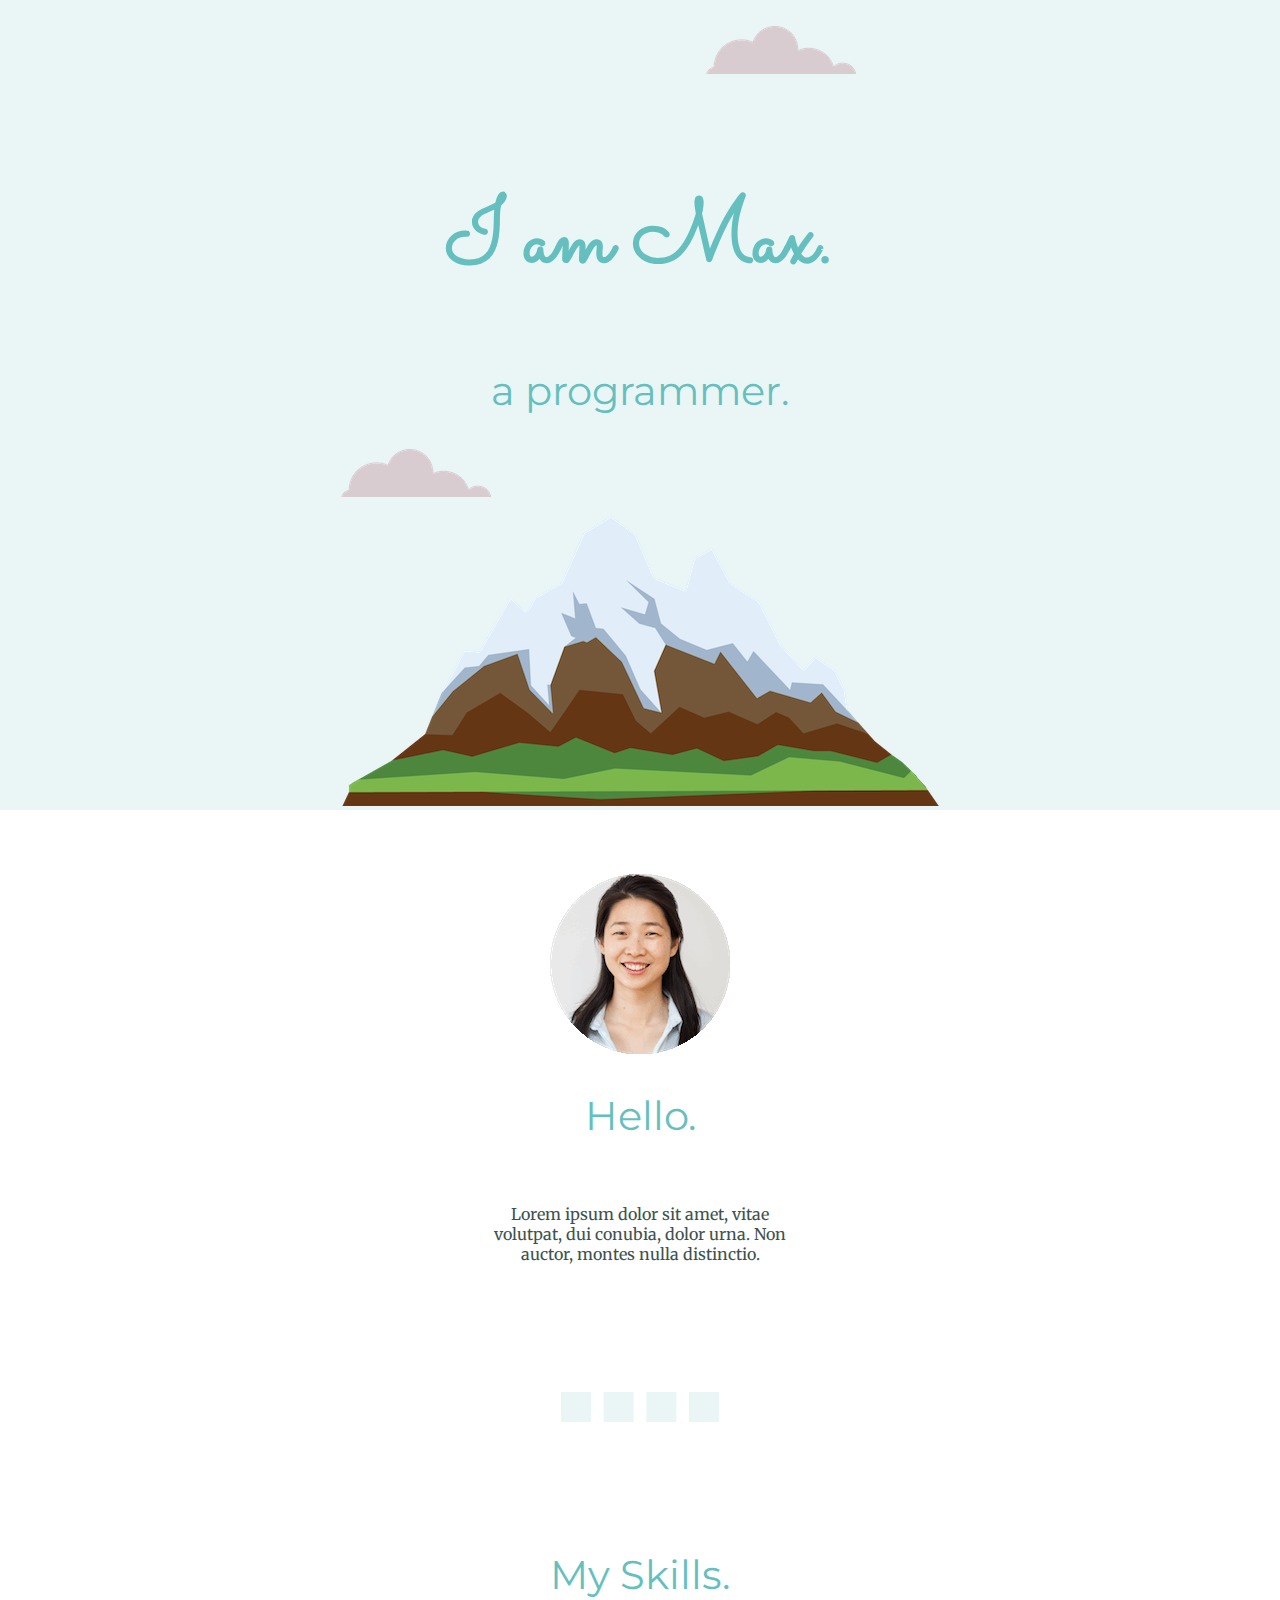
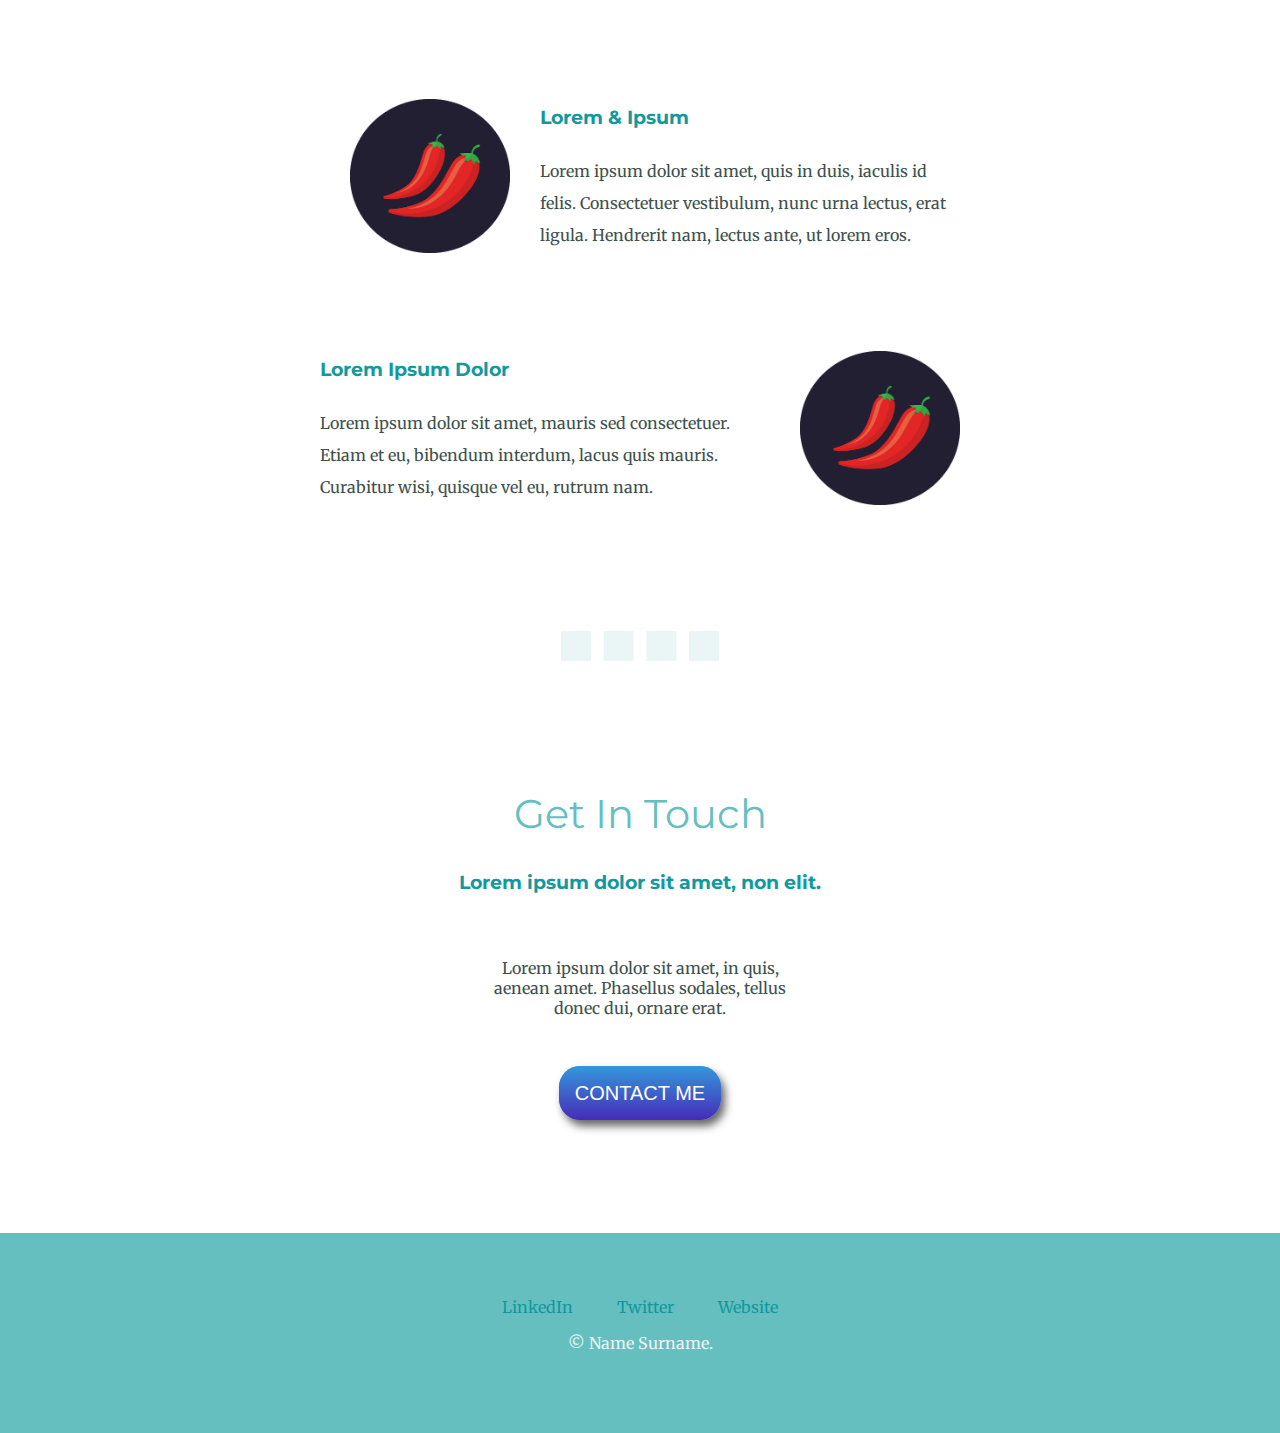
<file: css-mySite/index.html>
<!DOCTYPE html>
<html lang="en">
<head>
  <meta charset="UTF-8">
  <meta name="viewport" content="width=device-width, initial-scale=1.0">
  <meta http-equiv="X-UA-Compatible" content="ie=edge">
  <title>Maks Tarasevich</title>
  <link rel="stylesheet" href="css/style.css">
  <link rel="shortcut icon" href="favicon.ico">
  <link rel="preconnect" href="https://fonts.googleapis.com">
<link rel="preconnect" href="https://fonts.gstatic.com" crossorigin>
<link href="https://fonts.googleapis.com/css2?family=Merriweather&family=Montserrat&family=Sacramento&display=swap" rel="stylesheet">
</head>
<body>
  <div class="top-container">
    <img class="top-cloud" src="images/cloud.png" alt="cloud">
    <h1>I am Max.</h1>
    <h2>a programmer.</h2>
    <img class="bottom-cloud" src="images/cloud.png" alt="cloud">
    <img src="images/mountain.png" alt="mountain">
  </div>
  <div class="middle-container">
    <div class="profile">
      <img src="images/angela.png" alt="">
      <h2>Hello.</h2>
      <p class="paragraph">Lorem ipsum dolor sit amet, vitae volutpat, dui conubia, dolor urna. Non auctor, montes nulla distinctio.</p>
    </div>
    <hr>
    <div class="skills">
      <h2>My Skills.</h2>
      <div class="skill-row">
        <img class="" src="images/chillies.png" alt="">
        <h3>Lorem &amp; Ipsum</h3>
        <p>Lorem ipsum dolor sit amet, quis in duis, iaculis id felis. Consectetuer vestibulum, nunc urna lectus, erat ligula. Hendrerit nam, lectus ante, ut lorem eros.</p>
      </div>
      <div class="skill-row">
        <img class="" src="images/chillies.png" alt="">
        <h3>Lorem Ipsum Dolor</h3>
        <p>Lorem ipsum dolor sit amet, mauris sed consectetuer. Etiam et eu, bibendum interdum, lacus quis mauris. Curabitur wisi, quisque vel eu, rutrum nam.</p>
      </div>
    </div>
    <hr>
    <div class="contact-me">
      <h2>Get In Touch</h2>
      <h3>Lorem ipsum dolor sit amet, non elit.</h3>
      <p class="paragraph">Lorem ipsum dolor sit amet, in quis, aenean amet. Phasellus sodales, tellus donec dui, ornare erat.</p>
      <a class="btn" href="mailto:name@email.com">CONTACT ME</a>
    </div>
  </div>

  <div class="bottom-container">
  <a class="footer-link" href="https://www.linkedin.com/">LinkedIn</a>
  <a class="footer-link" href="https://twitter.com/">Twitter</a>
  <a class="footer-link" href="https://www.appbrewery.co/">Website</a>
  <p>© Name Surname.</p>
</div>
</body>
</html>
</file>
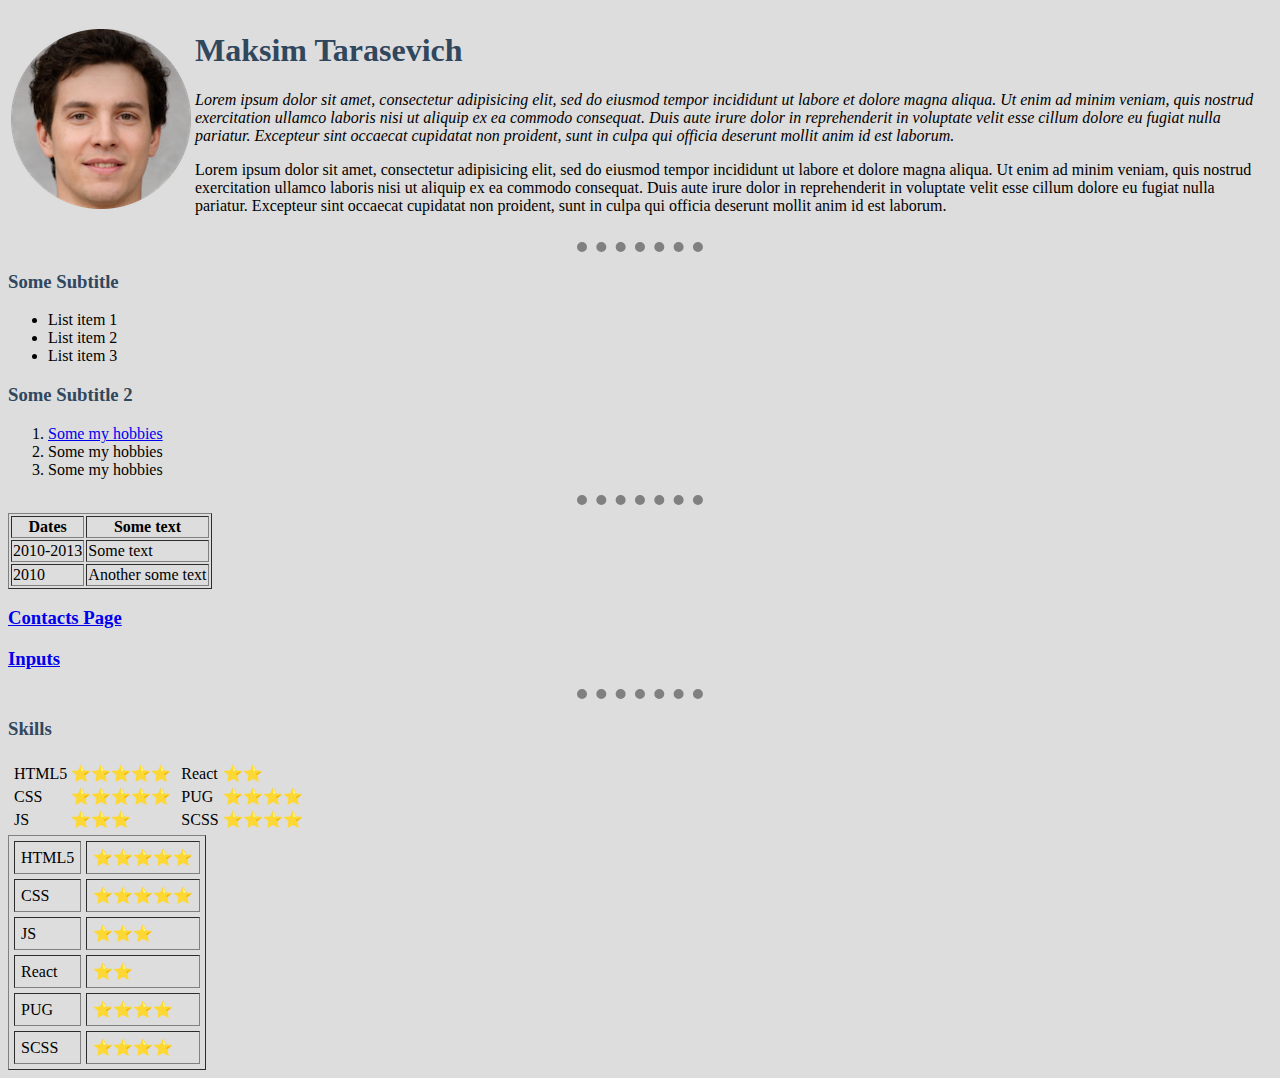
<file: HTML-Personal-Site/index.html>
<!DOCTYPE html>
<html lang="en" dir="ltr">

<head>
  <meta charset="utf-8">
  <title>Maksim's Personal Site</title>
  <link rel="stylesheet" href="css/style.css">
</head>

<body >
  <table cellspacing="50%">
    <tr>
      <td>  <img src="./fake-human-circle-img.png" alt="photo"> </td>
      <td>
          <h1>Maksim Tarasevich</h1>
          <p>
            <i>
              Lorem ipsum dolor sit amet, consectetur adipisicing elit, sed do eiusmod tempor incididunt ut labore et dolore magna aliqua. Ut enim ad minim veniam, quis nostrud exercitation ullamco laboris nisi ut aliquip ex ea commodo consequat. Duis aute
              irure dolor in reprehenderit in voluptate velit esse cillum dolore eu fugiat nulla pariatur. Excepteur sint occaecat cupidatat non proident, sunt in culpa qui officia deserunt mollit anim id est laborum.
            </i>
          </p>
          <p>Lorem ipsum dolor sit amet, consectetur adipisicing elit, sed do eiusmod tempor incididunt ut labore et dolore magna aliqua. Ut enim ad minim veniam, quis nostrud exercitation ullamco laboris nisi ut aliquip ex ea commodo consequat. Duis aute
            irure dolor in reprehenderit in voluptate velit esse cillum dolore eu fugiat nulla pariatur. Excepteur sint occaecat cupidatat non proident, sunt in culpa qui officia deserunt mollit anim id est laborum.
          </p>
      </td>
    </tr>
  </table>

  <hr>
  <h3>Some Subtitle</h3>
<ul>
  <li>List item 1</li>
  <li>List item 2</li>
  <li>List item 3</li>
</ul>
<h3>Some Subtitle 2</h3>
<ol>
  <li><a href="#"> Some my hobbies</a></li>
  <li>Some my hobbies</li>
  <li>Some my hobbies</li>
</ol>
<hr>
<table border="1">
  <thead>
    <tr>
      <th>Dates</th>
      <th>Some text</th>
    </tr>
  </thead>
  <tbody>
    <tr>
      <td>2010-2013</td>
      <td>Some text</td>
    </tr>
    <tr>
      <td>2010</td>
      <td>Another some text</td>
    </tr>
  </tbody>
  <tfoot>

  </tfoot>

</table>
<h3><a href="contacts.html">Contacts Page</a></h3>
<h3><a href="inputs.html">Inputs</a></h3>

<hr>

<h3>Skills</h3>

<table>
  <tr>
    <td>
      <table>
        <tr>
          <td>HTML5</td>
          <td>&#11088;&#11088;&#11088;&#11088;&#11088;</td>
        </tr>
        <tr>
          <td>CSS</td>
          <td>&#11088;&#11088;&#11088;&#11088;&#11088;</td>
        </tr>
        <tr>
          <td>JS</td>
          <td>&#11088;&#11088;&#11088;</td>
        </tr>
      </table>
    </td>
    <td>
      <table>
        <tr>
          <td>React</td>
          <td>&#11088;&#11088;</td>
        </tr>
        <tr>
          <td>PUG</td>
          <td>&#11088;&#11088;&#11088;&#11088;</td>
        </tr>
        <tr>
          <td>SCSS</td>
          <td>&#11088;&#11088;&#11088;&#11088;</td>
        </tr>
      </table>
    </td>
  </tr>
</table>

<table cellspacing="5" cellpadding="6" border="1">

  <tr>
    <td>HTML5</td>
    <td>&#11088;&#11088;&#11088;&#11088;&#11088;</td>
  </tr>
  <tr>
    <td>CSS</td>
    <td>&#11088;&#11088;&#11088;&#11088;&#11088;</td>
  </tr>
  <tr>
    <td>JS</td>
    <td>&#11088;&#11088;&#11088;</td>
  </tr>
  <tr>
    <td>React</td>
    <td>&#11088;&#11088;</td>
  </tr>
  <tr>
    <td>PUG</td>
    <td>&#11088;&#11088;&#11088;&#11088;</td>
  </tr>
  <tr>
    <td>SCSS</td>
    <td>&#11088;&#11088;&#11088;&#11088;</td>
  </tr>
</table>

</body>

</html>
</file>
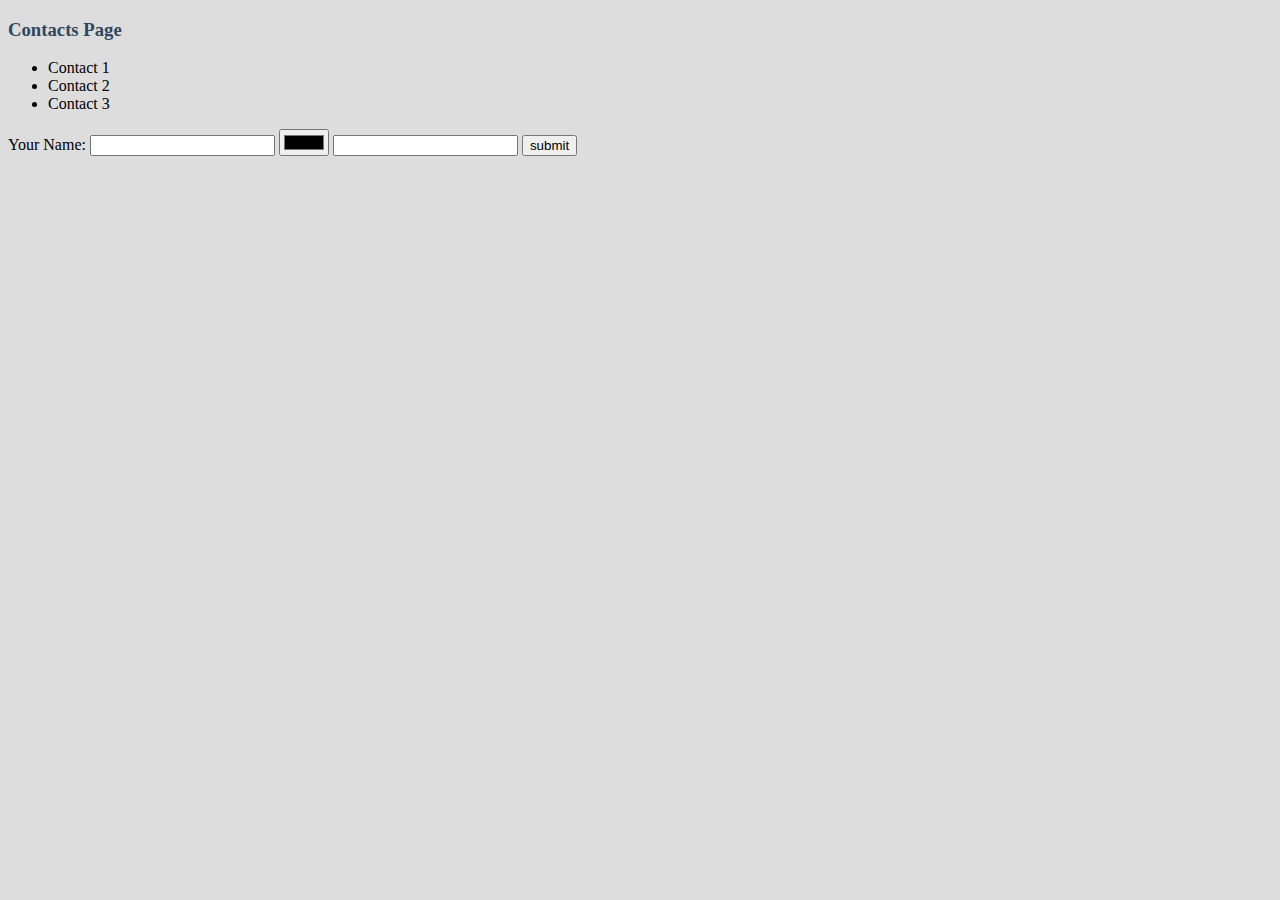
<file: HTML-Personal-Site/contacts.html>
<!DOCTYPE html>
<html lang="en">
<head>
  <meta charset="UTF-8">
  <meta name="viewport" content="width=device-width, initial-scale=1.0">
  <meta http-equiv="X-UA-Compatible" content="ie=edge">
  <title>Document</title>
    <link rel="stylesheet" href="css/style.css">
</head>
<body>
  <h3>Contacts Page</h3>
  <ul>
    <li>Contact 1</li>
    <li>Contact 2</li>
    <li>Contact 3</li>
  </ul>

  <form class="form" action="index.html" method="post">
    <label>Your Name:</label>
    <input type="text" name="text">
    <input type="color" name="color">
    <input type="password">
    <input type="submit" value="submit">
  </form>
</body>
</html>
</file>
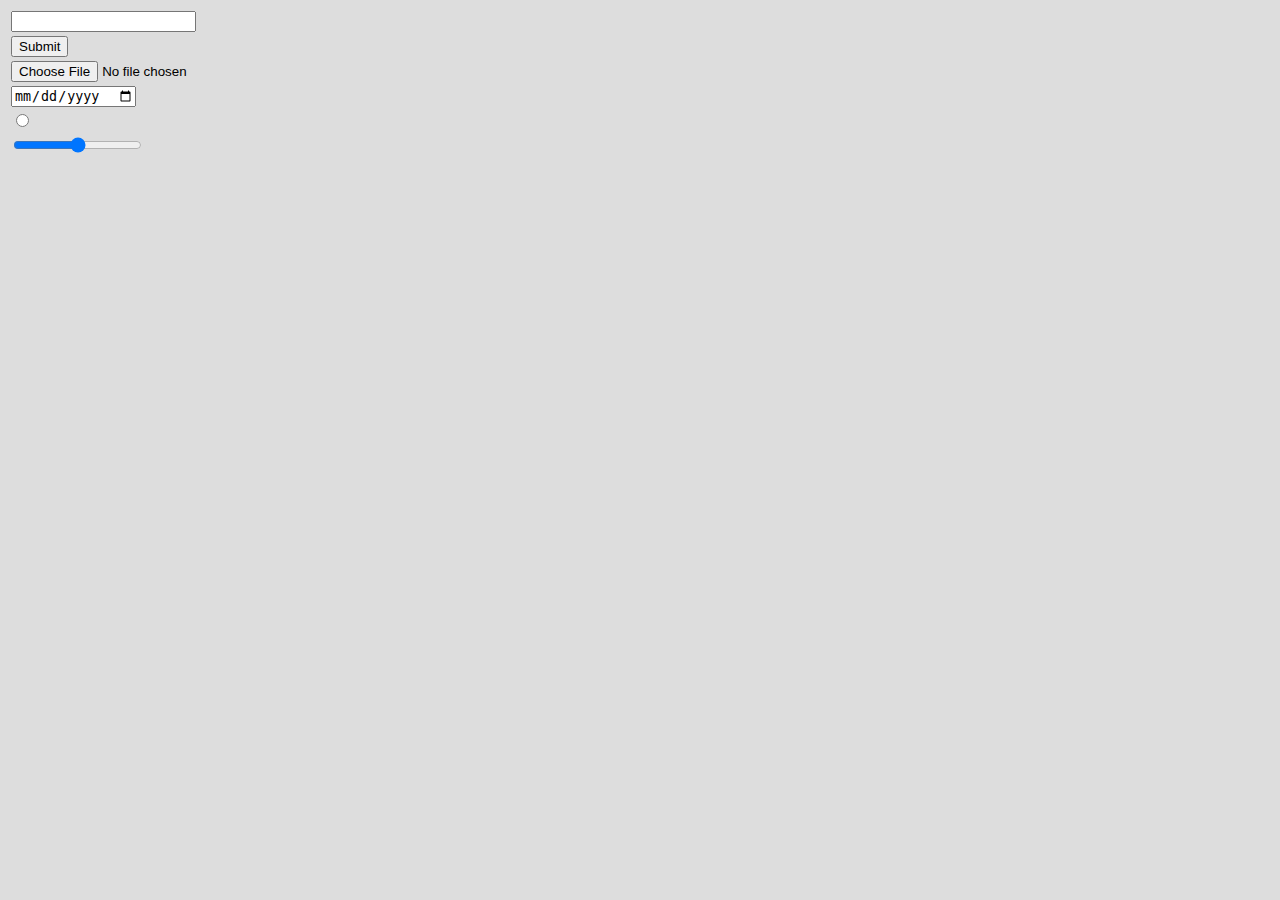
<file: HTML-Personal-Site/inputs.html>
<!DOCTYPE html>
<html lang="en">
<head>
  <meta charset="UTF-8">
  <meta name="viewport" content="width=device-width, initial-scale=1.0">
  <meta http-equiv="X-UA-Compatible" content="ie=edge">
  <title>Inputs</title>
    <link rel="stylesheet" href="css/style.css">
</head>
<body>
  <form  action="index.html" method="post">
    <table>
      <tr>
        <td>  <input type="text" ></td>

      </tr>
      <tr><td>
          <input type="submit" value="Submit">
          </td>
      </tr>
        <tr> <td> <input type="file" ></td></tr>
        <tr> <td> <input type="date" ></td></tr>
        <tr> <td> <input type="radio"></td></tr>
        <tr> <td> <input type="range" ></td></tr>
    </table>
  </form>
</body>
</html>
</file>
<file: css-mySite/css/style.css>
body{
  margin: 0;
  text-align: center;
  font-family: 'Merriweather', sans-serif;
  color:#40514e;
}
h1{
  margin: 50px auto 0;
  font-family: 'Sacramento',cursive;
  font-size: 90px;
  color:#66BFBF;
  line-height: 2;
}
h2,h3{
  font-family: 'Montserrat',serif;
}
.top-container{
  background-color: #eaf6f6;
}
.top-cloud{
  margin: 2% 0 2% 22%;
}
.bottom-cloud{
  position: absolute;
}
h2{
  font-size: 2.5rem;
  font-weight: normal;
  color: #66BFBF;
}
h3, a{
  color:#11999E;
}
.skill-row{
  width: 50%;
  margin: 100px auto;
  text-align: left;
  line-height: 2;
}
.skill-row img{
  width: 25%;
  float:right;
  margin-left: 30px;
}
.skill-row:first-of-type img{
  width: 25%;
  float:left;
  margin-right: 30px;
}
.middle-container{
  padding-top: 5%;
}
hr{
  width: 10%;
  margin: 10% auto;
  border:15px dashed #eaf6f6;
}
.paragraph{
  text-align: center;
  width: 25%;
  margin: 5% auto;
}
.contact-me{
  padding-bottom: 10%;
}
.btn {
  background: #3498db;
  background-image: -webkit-linear-gradient(top, #3498db, #472bb8);
  background-image: -moz-linear-gradient(top, #3498db, #472bb8);
  background-image: -ms-linear-gradient(top, #3498db, #472bb8);
  background-image: -o-linear-gradient(top, #3498db, #472bb8);
  background-image: linear-gradient(to bottom, #3498db, #472bb8);
  -webkit-border-radius: 21;
  -moz-border-radius: 21;
  border-radius: 21px;
  -webkit-box-shadow: 4px 6px 8px #666666;
  -moz-box-shadow: 4px 6px 8px #666666;
  box-shadow: 4px 6px 8px #666666;
  font-family: Arial;
  color: #ffffff;
  font-size: 20px;
  padding: 16px;
  text-decoration: none;
}

.btn:hover {
  background: #3cb0fd;
  background-image: -webkit-linear-gradient(top, #3cb0fd, #3498db);
  background-image: -moz-linear-gradient(top, #3cb0fd, #3498db);
  background-image: -ms-linear-gradient(top, #3cb0fd, #3498db);
  background-image: -o-linear-gradient(top, #3cb0fd, #3498db);
  background-image: linear-gradient(to bottom, #3cb0fd, #3498db);
  text-decoration: none;
}
.bottom-container{
  padding: 5% 0;
  background-color: #66bfbf;
}
.footer-link{
  margin: 0 20px;
  text-decoration:none;
  margin-bottom: 50px;
}
.bottom-container p{
  color:#eaf6f6;
}
</file>
<file: HTML-Personal-Site/css/style.css>
body{
  background-color:#DDDDDD;
}
hr{
  background-color:transparent;
  width: 10%;
  border: none;
  border-bottom: 2px dotted grey;
  border-width: 10px;

}
h1,h3{
  color: #30475E;
}
</file>
